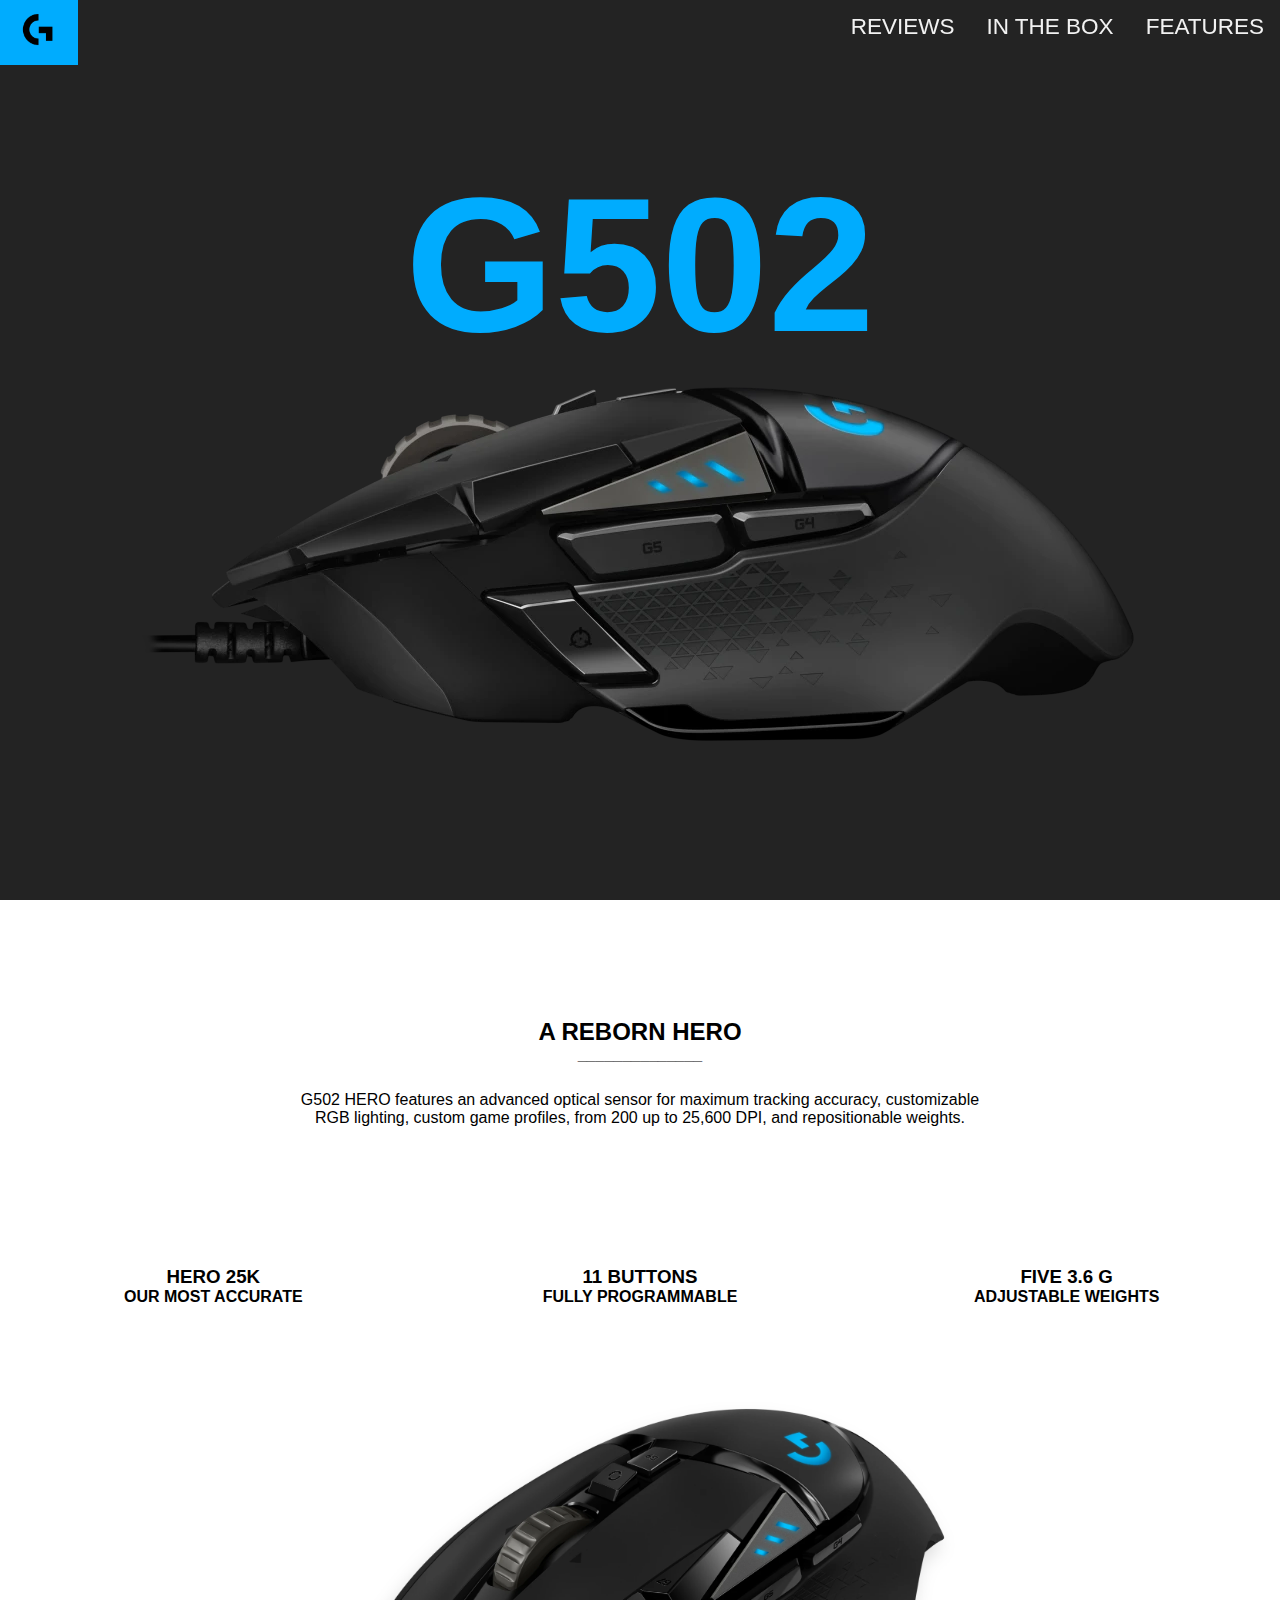
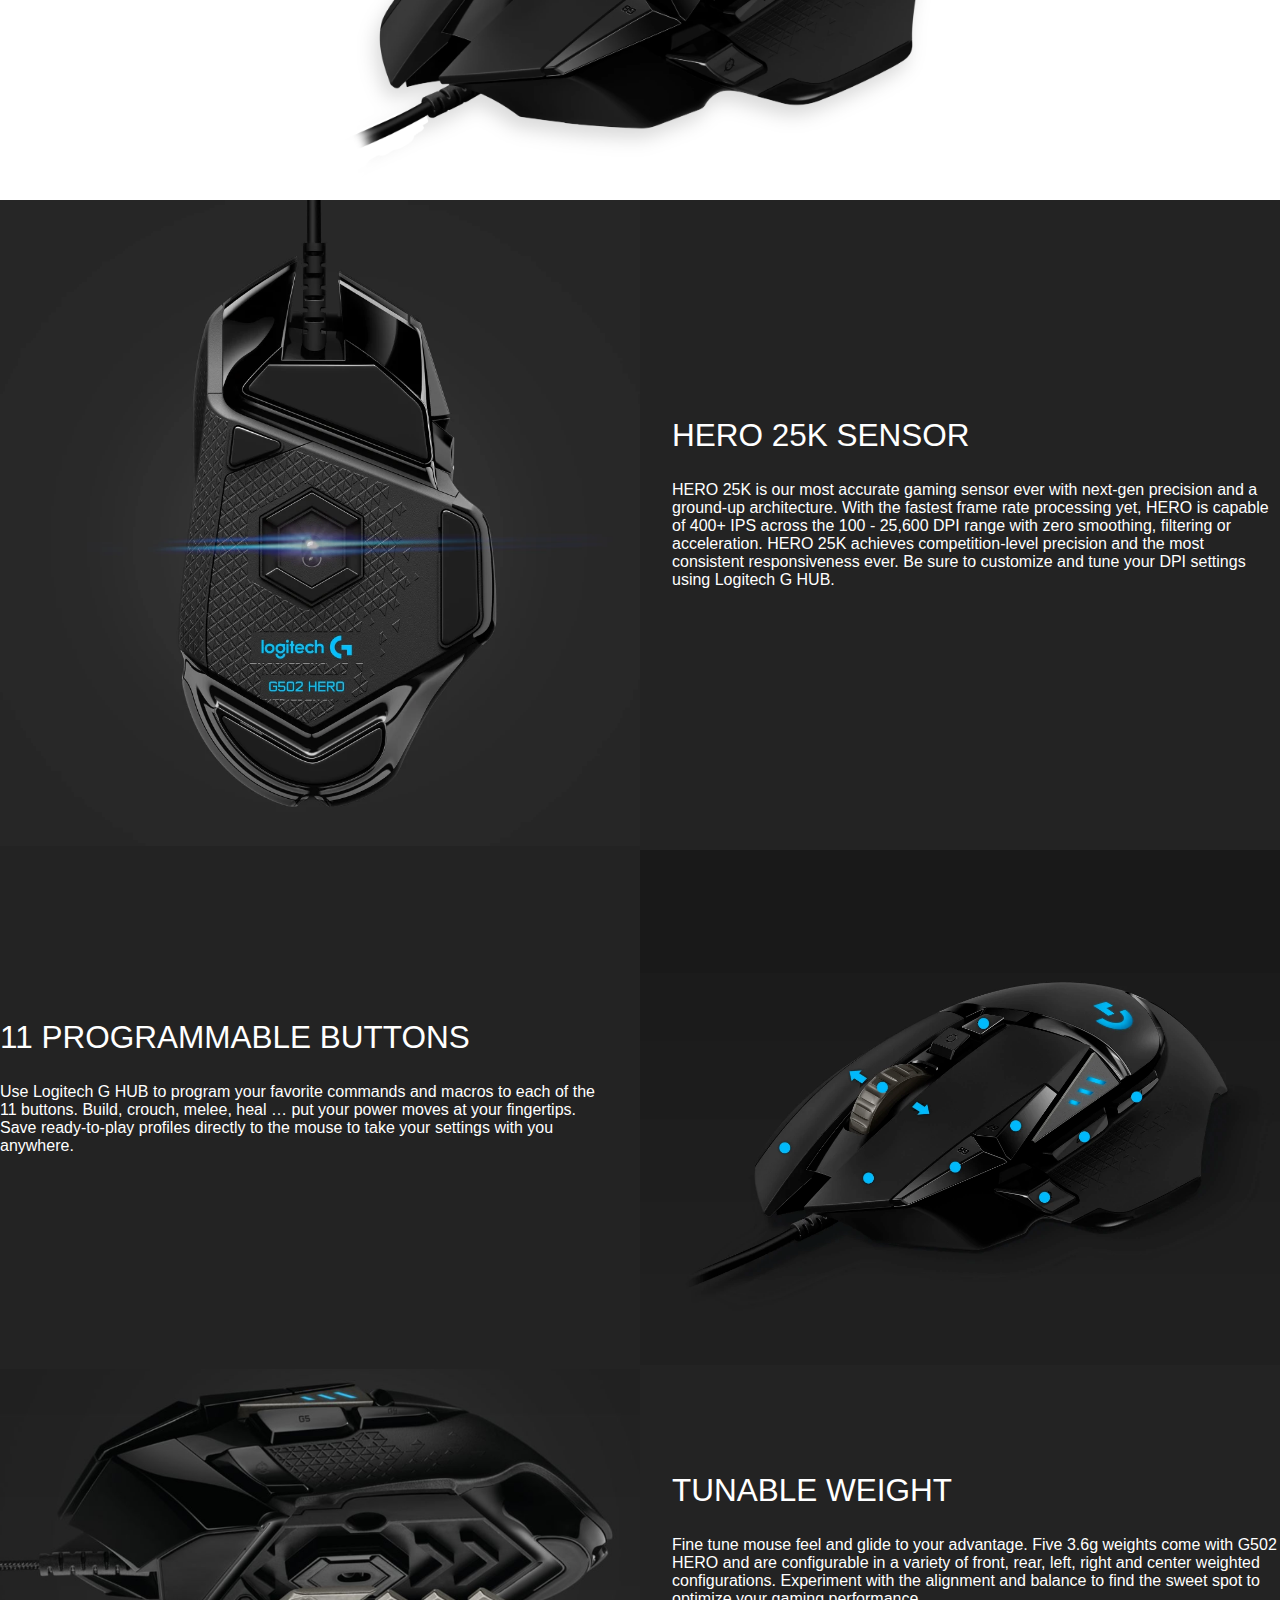
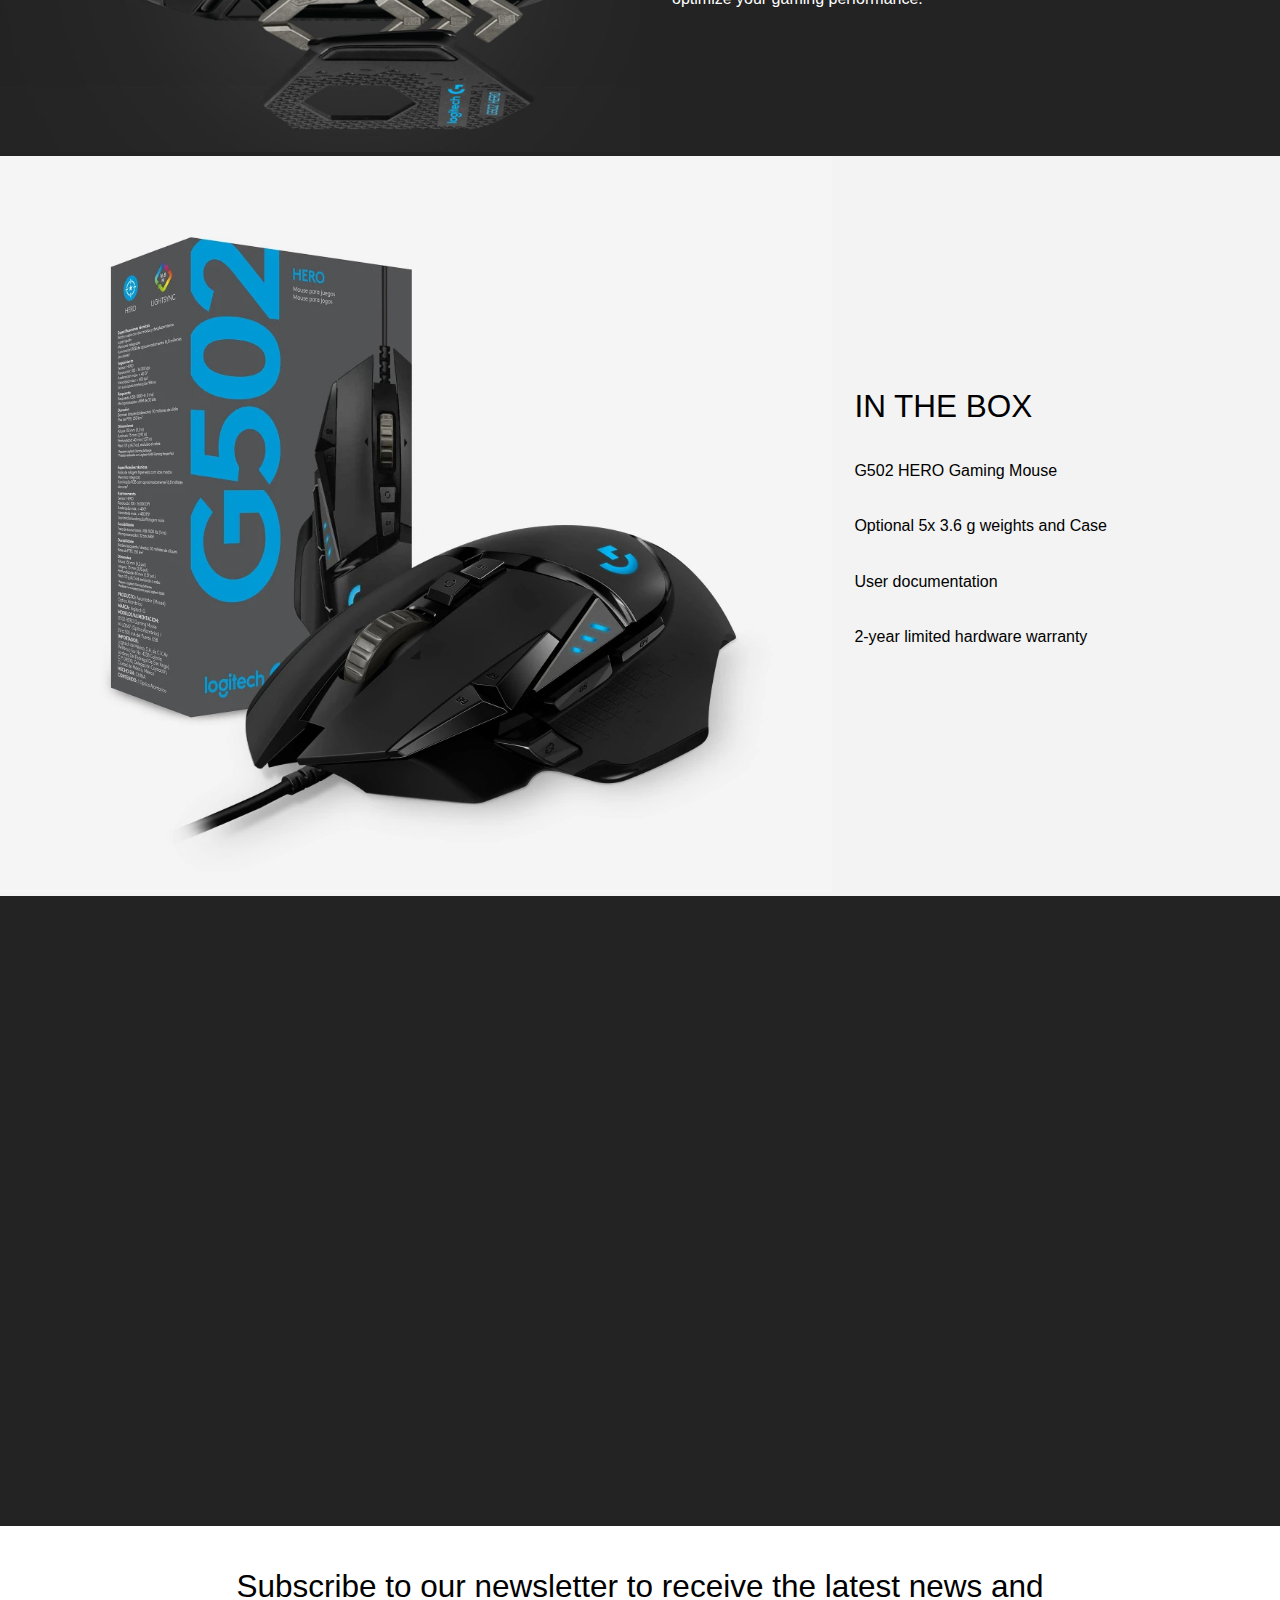
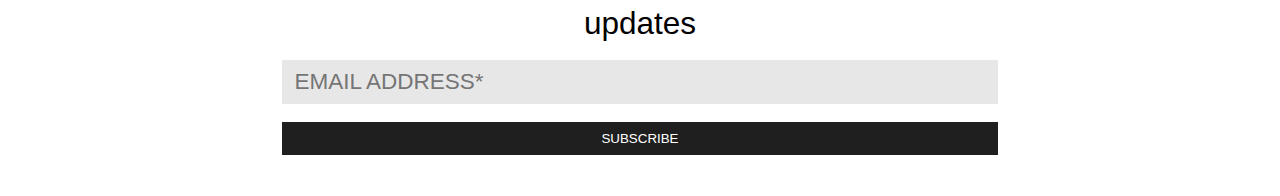
<file: index.html>
<!DOCTYPE html>
<html lang="en">
  <head>
    <meta charset="UTF-8" />
    <meta http-equiv="X-UA-Compatible" content="IE=edge" />
    <meta name="viewport" content="width=device-width, initial-scale=1.0" />
    <title>Logitech G502 HERO</title>
    <link rel="stylesheet" href="./Assets/styles.css" />
    <link
      rel="stylesheet"
      href="https://cdnjs.cloudflare.com/ajax/libs/font-awesome/4.7.0/css/font-awesome.min.css"
    />
    <script type="text/javascript" src="./Assets/script.js" async></script>
  </head>
  <body>
    <div class="top" id="topnav">
      <a href="#" class="active logo nav-link" id="logo"
        ><img id="header-img" src="./Assets/images/Glogo.png"
      /></a>
      <a class="nav-link" href="#features" onclick="myFunction2()">FEATURES</a>
      <a class="nav-link" href="#in-the-box" onclick="myFunction2()"
        >IN THE BOX</a
      >
      <a class="nav-link" href="#review" onclick="myFunction2()">REVIEWS</a>
      <a
        href="javascript:void(0);"
        class="nav-link icon"
        onclick="myFunction()"
      >
        <i class="fa fa-bars"></i>
      </a>
    </div>

    <div id="main">
      <div id="main1">
        <span id="g502"><strong>G502</strong></span>
        <img class="img1" id="main-img" src="./Assets/images/g502.png" />
      </div>
      <div id="main2">
        <div id="top">
          <h2>A REBORN HERO</h2>
          <p><strong>______________</strong></p>
          <div class="blurb">
            G502 HERO features an advanced optical sensor for maximum tracking
            accuracy, customizable RGB lighting, custom game profiles, from 200
            up to 25,600 DPI, and repositionable weights.
          </div>
        </div>
        <div class="sub-main" id="sub1">
          <h3>HERO 25K</h3>
          <h4>OUR MOST ACCURATE</h4>
        </div>
        <div class="sub-main" id="sub2">
          <h3>11 BUTTONS</h3>
          <h4>FULLY PROGRAMMABLE</h4>
        </div>
        <div class="sub-main" id="sub3">
          <h3>FIVE 3.6 G</h3>
          <h4>ADJUSTABLE WEIGHTS</h4>
        </div>
        <div class="sub-main" id="sub4">
          <img class="img1" id="submain" src="./Assets/images/g502-main.png" />
        </div>
      </div>
    </div>
    <div id="features">
      <div class="sub-feature" id="sens">
        <div class="img1" id="sensor-img">
          <img class="img1" id="sensor" src="./Assets/images/sensor.png" />
        </div>
        <div class="sub-blurb">
          <p class="l3">HERO 25K SENSOR</p>
          <div class="blurb2">
            HERO 25K is our most accurate gaming sensor ever with next-gen
            precision and a ground-up architecture. With the fastest frame rate
            processing yet, HERO is capable of 400+ IPS across the 100 - 25,600
            DPI range with zero smoothing, filtering or acceleration. HERO 25K
            achieves competition-level precision and the most consistent
            responsiveness ever. Be sure to customize and tune your DPI settings
            using Logitech G HUB.
          </div>
        </div>
      </div>
      <div class="sub-feature" id="but">
        <div id="button-img">
          <img class="img1" id="butt" src="./Assets/images/buttons.png" />
        </div>
        <div class="sub-blurb2">
          <p class="l3">11 PROGRAMMABLE BUTTONS</p>
          <div class="blurb2">
            Use Logitech G HUB to program your favorite commands and macros to
            each of the 11 buttons. Build, crouch, melee, heal … put your power
            moves at your fingertips. Save ready-to-play profiles directly to
            the mouse to take your settings with you anywhere.
          </div>
        </div>
      </div>
      <div class="sub-feature" id="weigh">
        <div id="weights-img">
          <img class="img1" id="weights" src="./Assets/images/weights.png" />
        </div>
        <div class="sub-blurb">
          <p class="l3">TUNABLE WEIGHT</p>
          <div class="blurb2">
            Fine tune mouse feel and glide to your advantage. Five 3.6g weights
            come with G502 HERO and are configurable in a variety of front,
            rear, left, right and center weighted configurations. Experiment
            with the alignment and balance to find the sweet spot to optimize
            your gaming performance.
          </div>
        </div>
      </div>
    </div>
    <div id="in-the-box">
      <div id="inbox-img">
        <img id="inbox" src="./Assets/images/inbox.png" />
      </div>
      <div class="sub-blurb" id="box-cont">
        <p class="l3">IN THE BOX</p>
        <p class="box-txt">G502 HERO Gaming Mouse</p>
        <p class="box-txt">Optional 5x 3.6 g weights and Case</p>
        <p class="box-txt">User documentation</p>
        <p class="box-txt">2-year limited hardware warranty</p>
      </div>
    </div>
    <div id="review">
      <div class="iframe-container">
        <iframe
          src="https://www.youtube.com/embed/Iek-UH9ZWUw?controls=0"
          title="YouTube video player"
          frameborder="0"
          allow="accelerometer; autoplay; clipboard-write; encrypted-media; gyroscope; picture-in-picture"
          allowfullscreen
        ></iframe>
      </div>
    </div>
    <div id="contact">
      <form id="survey-form" action="./success.html#contact" method="get">
        <div class="form-elems">
          <p class="l3">
            Subscribe to our newsletter to receive the latest news and updates
          </p>
          <div class="form-elem" id="newsletter">
            <label class="email" id="email-label"></label>
            <input
              type="email"
              name="email"
              id="email"
              class="about-input"
              placeholder="EMAIL ADDRESS*"
              size="20"
              required
            />
          </div>
          <div class="form-elem" id="submit">
            <input
              id="thebutton"
              type="submit"
              name="button"
              value="SUBSCRIBE"
              size="20"
            />
          </div>
        </div>
      </form>
    </div>
  </body>
</html>
</file>
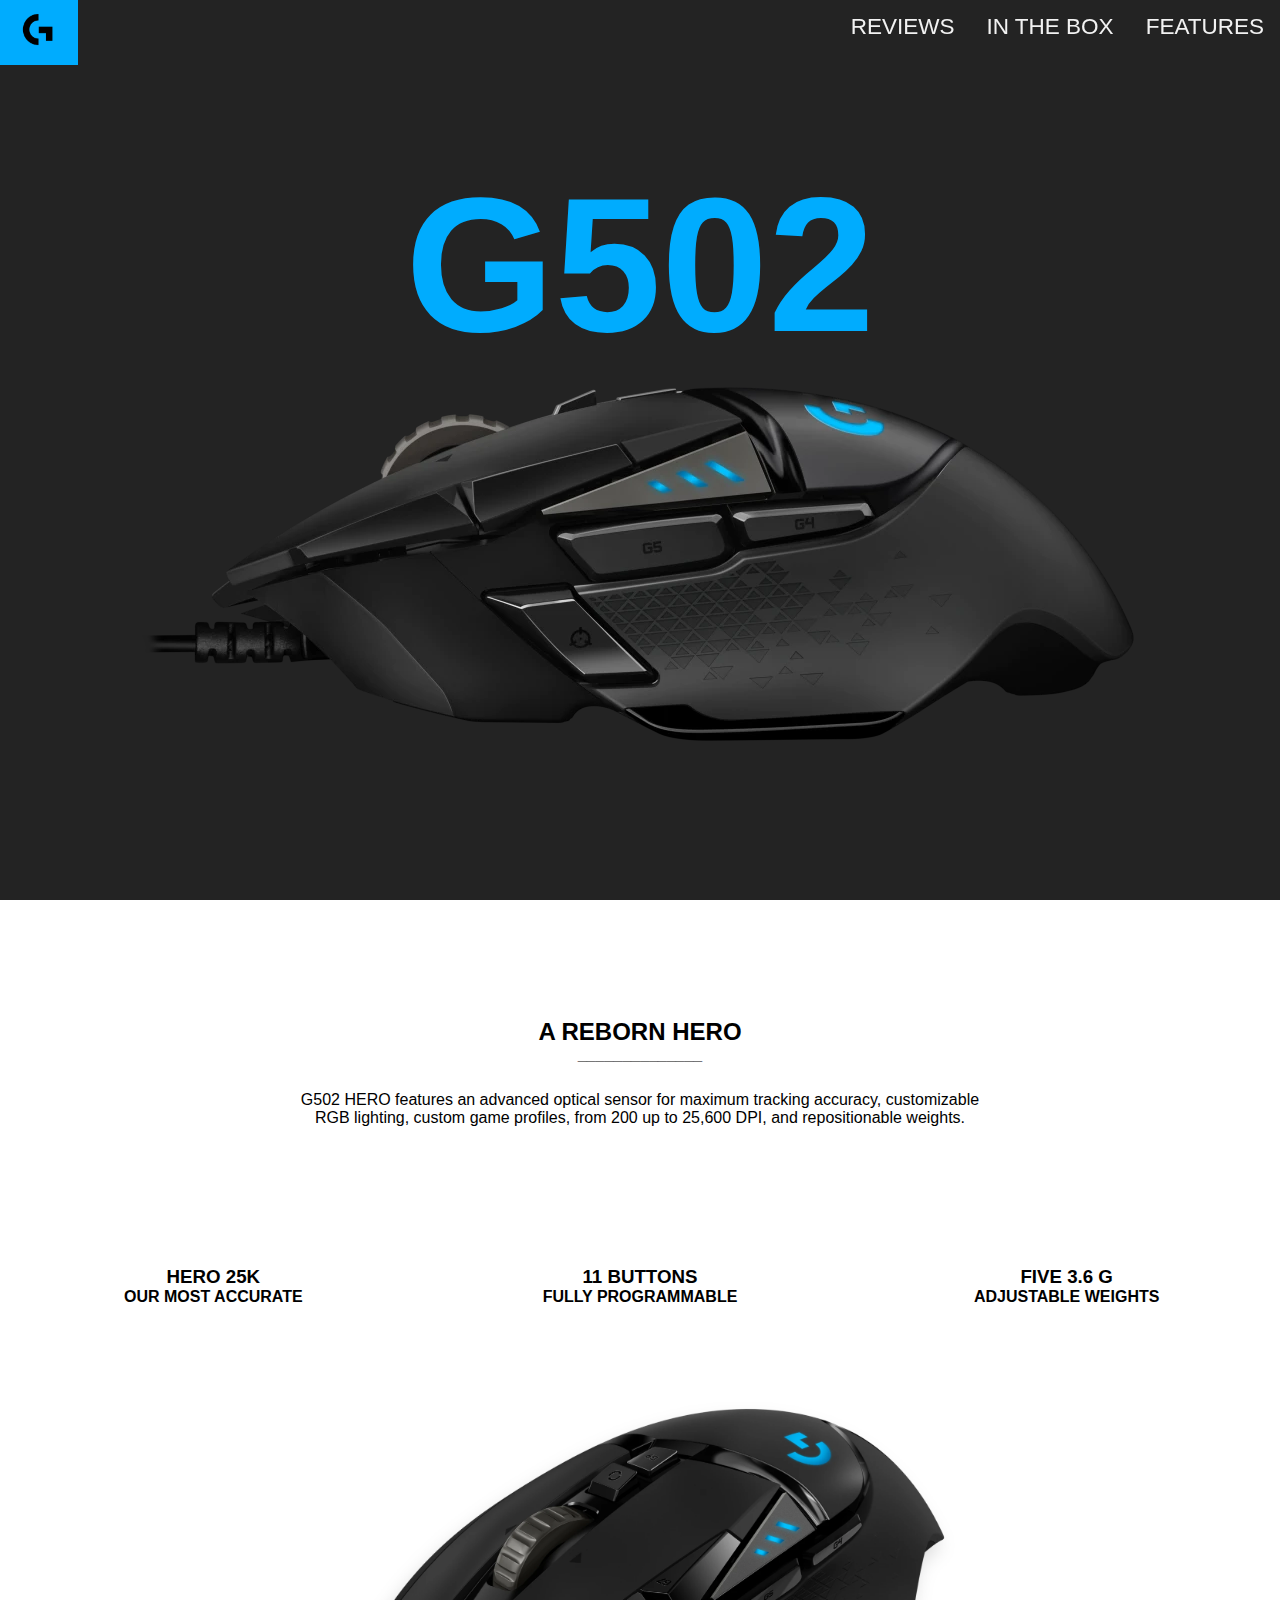
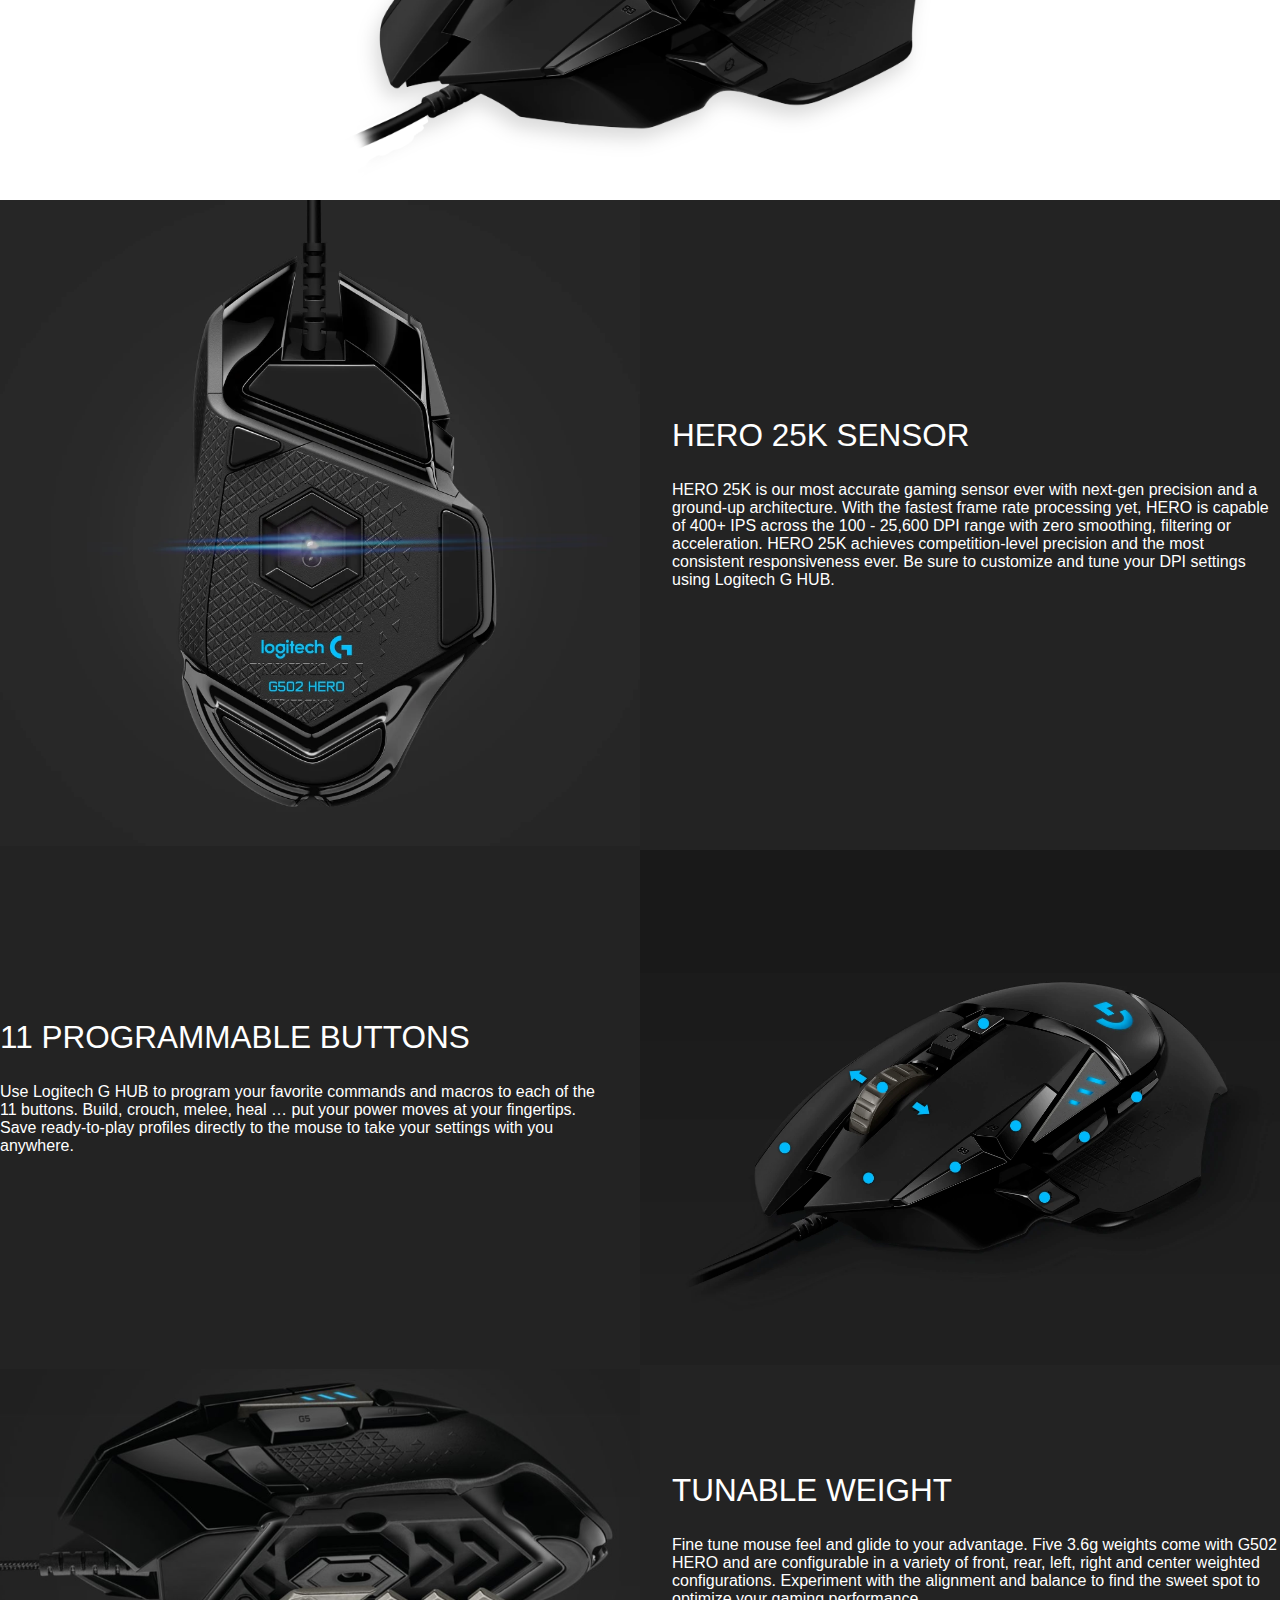
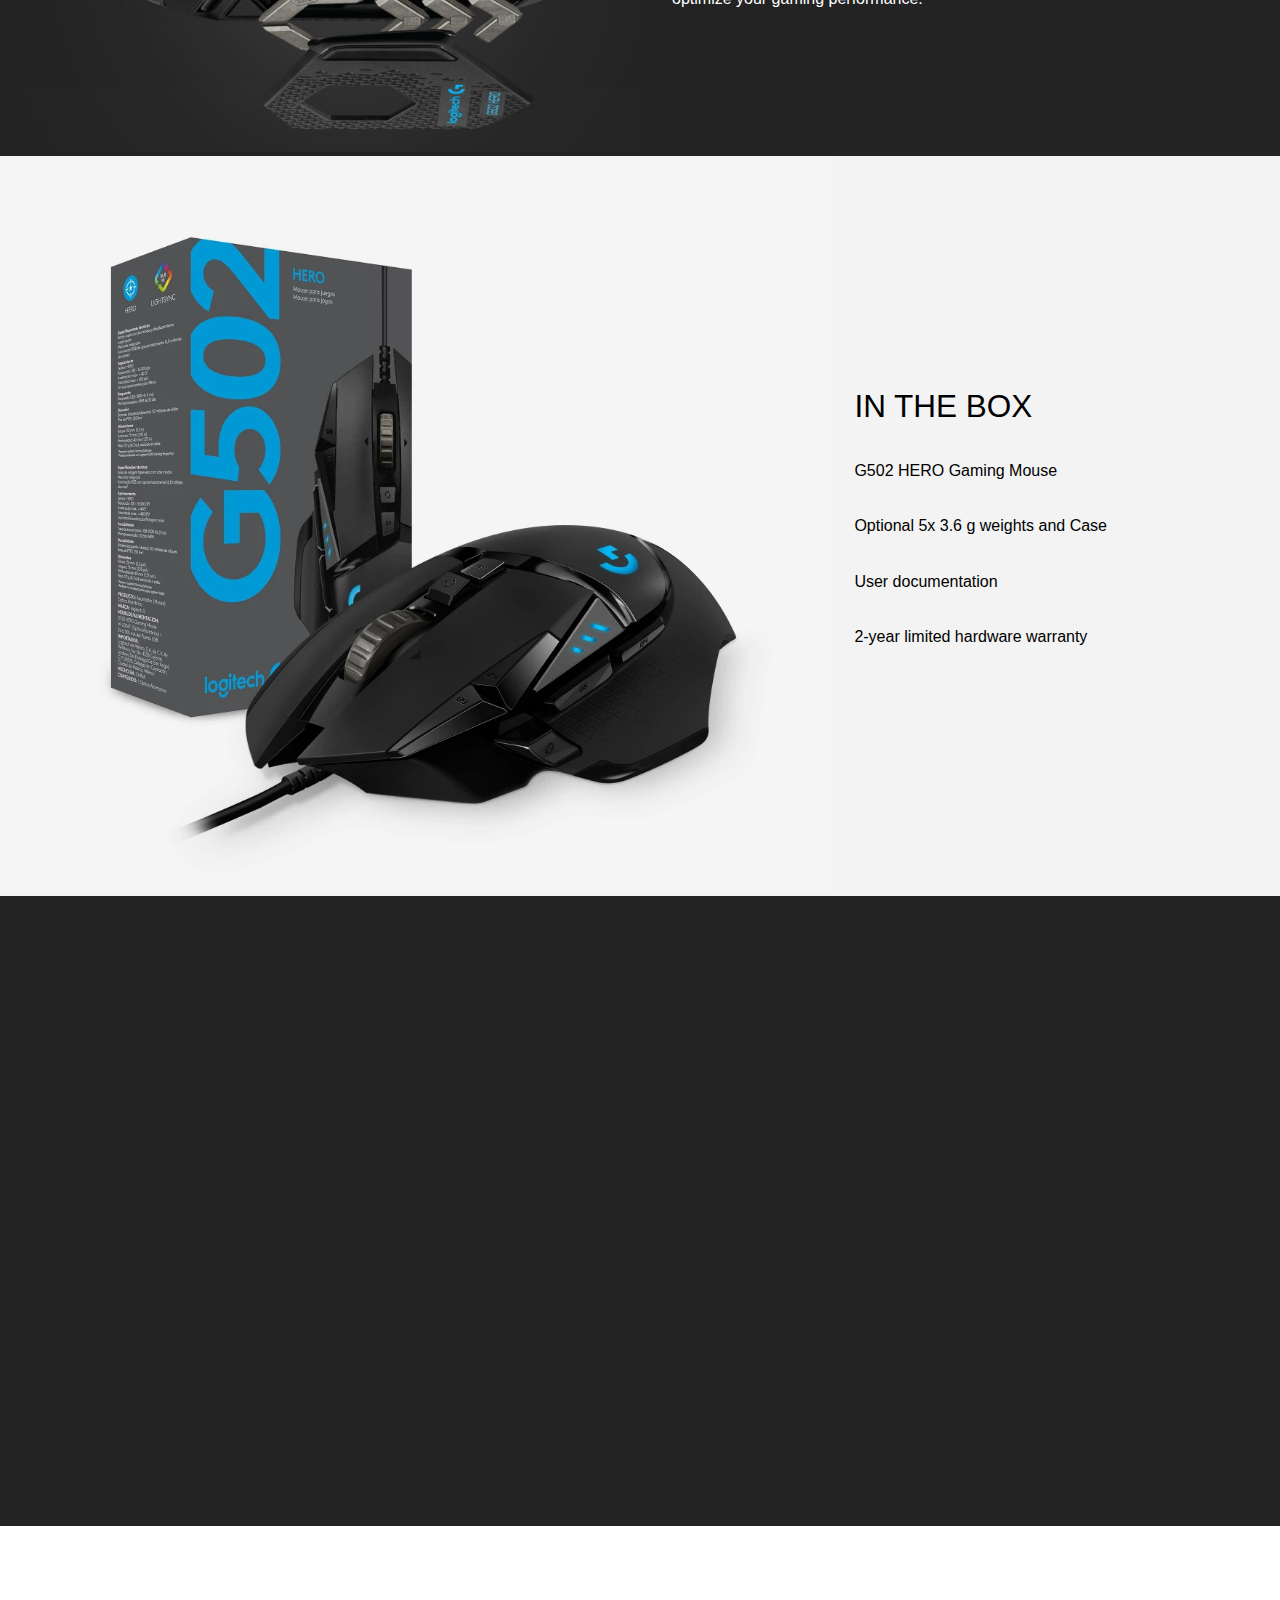
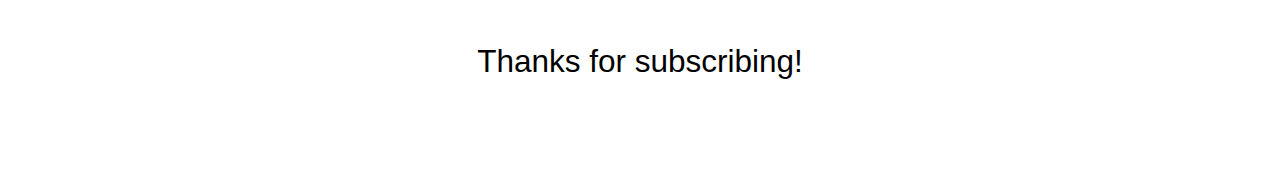
<file: success.html>
<!DOCTYPE html>
<html lang="en">
  <head>
    <meta charset="UTF-8" />
    <meta http-equiv="X-UA-Compatible" content="IE=edge" />
    <meta name="viewport" content="width=device-width, initial-scale=1.0" />
    <title>Logitech G502 HERO</title>
    <link rel="stylesheet" href="./Assets/styles.css" />
    <link
      rel="stylesheet"
      href="https://cdnjs.cloudflare.com/ajax/libs/font-awesome/4.7.0/css/font-awesome.min.css"
    />
    <script type="text/javascript" src="./Assets/script.js" async></script>
  </head>
  <body>
    <div class="top" id="topnav">
      <a href="./index.html#" class="active logo nav-link" id="logo"
        ><img id="header-img" src="./Assets/images/Glogo.png"
      /></a>
      <a class="nav-link" href="#features" onclick="myFunction2()">FEATURES</a>
      <a class="nav-link" href="#in-the-box" onclick="myFunction2()"
        >IN THE BOX</a
      >
      <a class="nav-link" href="#review" onclick="myFunction2()">REVIEWS</a>
      <a
        href="javascript:void(0);"
        class="nav-link icon"
        onclick="myFunction()"
      >
        <i class="fa fa-bars"></i>
      </a>
    </div>

    <div id="main">
      <div id="main1">
        <span id="g502"><strong>G502</strong></span>
        <img class="img1" id="main-img" src="./Assets/images/g502.png" />
      </div>
      <div id="main2">
        <div id="top">
          <h2>A REBORN HERO</h2>
          <p><strong>______________</strong></p>
          <div class="blurb">
            G502 HERO features an advanced optical sensor for maximum tracking
            accuracy, customizable RGB lighting, custom game profiles, from 200
            up to 25,600 DPI, and repositionable weights.
          </div>
        </div>
        <div class="sub-main" id="sub1">
          <h3>HERO 25K</h3>
          <h4>OUR MOST ACCURATE</h4>
        </div>
        <div class="sub-main" id="sub2">
          <h3>11 BUTTONS</h3>
          <h4>FULLY PROGRAMMABLE</h4>
        </div>
        <div class="sub-main" id="sub3">
          <h3>FIVE 3.6 G</h3>
          <h4>ADJUSTABLE WEIGHTS</h4>
        </div>
        <div class="sub-main" id="sub4">
          <img class="img1" id="submain" src="./Assets/images/g502-main.png" />
        </div>
      </div>
    </div>
    <div id="features">
      <div class="sub-feature" id="sens">
        <div class="img1" id="sensor-img">
          <img class="img1" id="sensor" src="./Assets/images/sensor.png" />
        </div>
        <div class="sub-blurb">
          <p class="l3">HERO 25K SENSOR</p>
          <div class="blurb2">
            HERO 25K is our most accurate gaming sensor ever with next-gen
            precision and a ground-up architecture. With the fastest frame rate
            processing yet, HERO is capable of 400+ IPS across the 100 - 25,600
            DPI range with zero smoothing, filtering or acceleration. HERO 25K
            achieves competition-level precision and the most consistent
            responsiveness ever. Be sure to customize and tune your DPI settings
            using Logitech G HUB.
          </div>
        </div>
      </div>
      <div class="sub-feature" id="but">
        <div id="button-img">
          <img class="img1" id="butt" src="./Assets/images/buttons.png" />
        </div>
        <div class="sub-blurb2">
          <p class="l3">11 PROGRAMMABLE BUTTONS</p>
          <div class="blurb2">
            Use Logitech G HUB to program your favorite commands and macros to
            each of the 11 buttons. Build, crouch, melee, heal … put your power
            moves at your fingertips. Save ready-to-play profiles directly to
            the mouse to take your settings with you anywhere.
          </div>
        </div>
      </div>
      <div class="sub-feature" id="weigh">
        <div id="weights-img">
          <img class="img1" id="weights" src="./Assets/images/weights.png" />
        </div>
        <div class="sub-blurb">
          <p class="l3">TUNABLE WEIGHT</p>
          <div class="blurb2">
            Fine tune mouse feel and glide to your advantage. Five 3.6g weights
            come with G502 HERO and are configurable in a variety of front,
            rear, left, right and center weighted configurations. Experiment
            with the alignment and balance to find the sweet spot to optimize
            your gaming performance.
          </div>
        </div>
      </div>
    </div>
    <div id="in-the-box">
      <div id="inbox-img">
        <img id="inbox" src="./Assets/images/inbox.png" />
      </div>
      <div class="sub-blurb" id="box-cont">
        <p class="l3">IN THE BOX</p>
        <p class="box-txt">G502 HERO Gaming Mouse</p>
        <p class="box-txt">Optional 5x 3.6 g weights and Case</p>
        <p class="box-txt">User documentation</p>
        <p class="box-txt">2-year limited hardware warranty</p>
      </div>
    </div>
    <div id="review">
      <div class="iframe-container">
      <iframe
        src="https://www.youtube.com/embed/Iek-UH9ZWUw?controls=0"
        title="YouTube video player"
        frameborder="0"
        allow="accelerometer; autoplay; clipboard-write; encrypted-media; gyroscope; picture-in-picture"
        allowfullscreen
      ></iframe>
      </div>
    </div>
    <div id="contact">
      
        <div class="form-elems">
          <p class="l3">
            Thanks for subscribing!
          </p>
          
        </div>
      </form>
    </div>
  </body>
</html>
</file>
<file: Assets/styles.css>
.top {
  overflow: hidden;
  background-color: rgba(35, 35, 35, 0.9);
  position: fixed;
  width: 100%;
}

.top .nav-link.logo {
  float: left;
  display: block;
  padding: 0;
}

.top .nav-link {
  float: left;
  display: block;
  color: #f2f2f2;
  text-align: center;
  padding: 10px 16px;
  text-decoration: none;
  font-size: 2.5vh;
}

.top .nav-link.icon {
  font-size: 3vh;
}

.top .nav-link:hover {
  background-color: #ddd;
  color: black;
}

.top .nav-link.active {
  background-color: #00acfe;
}

.top .nav-link.icon {
  display: none;
}

@media screen and (min-width: 601px) {
  .top .nav-link {
    float: right;
    display: block;
    color: #f2f2f2;
    text-align: center;
    padding: 14px 16px;
    text-decoration: none;
    font-size: 2.5vh;
  }
}
@media screen and (max-width: 600px) {
  .top .nav-link:not(:first-child) {
    display: none;
  }

  .top .nav-link.icon {
    float: right;
    display: block;
  }
}
@media screen and (max-width: 600px) {
  .top.responsive {
    position: fixed;
  }

  .top.responsive .icon {
    position: absolute;
    right: 0;
    top: 0;
  }

  .top.responsive .nav-link,
.top.responsive .logo {
    float: none;
    display: block;
    text-align: left;
  }
}
.header-items {
  display: flex;
  justify-content: center;
  align-items: center;
  height: 6vw;
}

#header-img {
  height: 6.5vh;
  width: auto;
}

html {
  box-sizing: border-box;
}

*,
*::before,
*::after {
  margin: 0;
  padding: 0;
  box-sizing: inherit;
}

body {
  font-family: "Gill Sans", "Gill Sans MT", Calibri, "Trebuchet MS", sans-serif;
}

#main2 {
  height: 100vw;
}

@media screen and (min-width: 601px) {
  #main2 {
    padding-top: 44px;
    height: 100vh;
    width: 100%;
    display: grid;
    grid-template-columns: repeat(3, 1fr);
    grid-template-rows: 30% 20% 50%;
    grid-template-areas: "header header header" "sub1 sub2 sub3" "sub4 sub4 sub4";
    place-items: center;
  }

  #top {
    grid-area: header;
    text-align: center;
  }

  #sub1 {
    grid-area: sub1;
  }

  #sub2 {
    grid-area: sub2;
  }

  #sub3 {
    grid-area: sub3;
  }

  #sub4 {
    grid-area: sub4;
    height: 100%;
  }
}
@media screen and (max-width: 600px) {
  #main2 {
    display: flex;
    justify-content: space-around;
    align-items: center;
    flex-direction: column;
    width: 100vw;
    height: 100vh;
  }
  #main2 #top {
    display: flex;
    justify-content: center;
    align-items: center;
    flex-direction: column;
    margin-top: 1vh;
  }
}
#main {
  display: flex;
  justify-content: center;
  align-items: center;
  flex-direction: column;
  width: 100%;
}
#main #main1 {
  display: flex;
  justify-content: center;
  align-items: center;
  flex-direction: column;
  background-color: #232323;
  width: 100%;
  height: 100vh;
}
#main #main1 #main-img {
  max-width: 100vw;
}
#main #g502 {
  font-family: -apple-system, BlinkMacSystemFont, "Segoe UI", Roboto, Oxygen, Ubuntu, Cantarell, "Open Sans", "Helvetica Neue", sans-serif;
  font-size: 15vw;
  color: #00acfe;
  margin-left: auto;
  margin-right: auto;
}

.blurb {
  max-width: 55vw;
  text-align: center;
  margin-top: 3vh;
}

.blurb2 {
  max-width: 70vw;
  text-align: left;
  margin-top: 3vh;
  margin-bottom: 5vh;
}

img#submain {
  max-width: 60vw;
  height: 100%;
}

.sub-main {
  display: flex;
  justify-content: space-around;
  align-items: center;
  flex-direction: column;
}

.img1 {
  max-width: 100%;
  height: auto;
}

@media screen and (max-width: 820px) {
  .sub-feature {
    display: flex;
    justify-content: space-around;
    align-items: center;
    flex-direction: column;
    background-color: #232323;
    color: white;
  }
}
@media screen and (min-width: 821px) {
  .sub-feature {
    display: grid;
    grid-template-columns: 50% 50%;
    background-color: #232323;
    color: white;
  }

  .sub-blurb2 {
    grid-area: sub-blurb;
    align-self: center;
    padding-right: 5%;
  }

  .sub-blurb {
    align-self: center;
    padding-left: 5%;
  }

  #button-img {
    grid-area: button-img;
  }

  #but {
    grid-template-areas: "sub-blurb button-img";
    place-items: center;
  }
}
@media screen and (max-width: 820px) {
  .sub-blurb,
.sub-blurb2 {
    display: flex;
    justify-content: center;
    align-items: flex-start;
    flex-direction: column;
    padding-top: 3vh;
  }

  #inbox {
    width: 100%;
  }
}
p.l3 {
  max-width: 70vw;
  font-size: 3.5vh;
}

#sens,
#but,
#weigh {
  height: 100%;
}

#inbox {
  width: 100%;
}

@media screen and (max-width: 600px) {
  #in-the-box {
    display: flex;
    justify-content: space-around;
    align-items: center;
    flex-direction: column;
    background-color: #f3f3f3;
    height: 100vh;
    padding-top: 44px;
  }
}
@media screen and (min-width: 601px) {
  #in-the-box {
    display: grid;
    grid-template-columns: 65% 35%;
    background-color: #f3f3f3;
  }

  #box-cont {
    align-self: center;
  }
}
#box-cont {
  display: flex;
  justify-content: space-around;
  align-items: flex-start;
  flex-direction: column;
  height: 40%;
  max-width: 70vw;
  text-align: left;
  margin-top: 3vh;
  margin-bottom: 5vh;
}

#review {
  padding-top: 44px;
  display: flex;
  justify-content: space-around;
  align-items: center;
  flex-direction: column;
  text-align: center;
  background-color: #232323;
  color: white;
  width: 100vw;
  height: 70vh;
}
#review #sub-rev {
  width: 70vw;
}

.rev {
  text-align: left;
  max-width: 70vw;
  font-size: 3.5vh;
}

#contact {
  display: flex;
  justify-content: space-around;
  align-items: center;
  flex-direction: column;
  text-align: center;
  height: 30vh;
}

.iframe-container {
  position: relative;
  width: 100%;
  padding-bottom: 56.25%;
  height: 0;
}

.iframe-container iframe {
  position: absolute;
  top: 0;
  left: 0;
  width: 100%;
  height: 100%;
}

.form-elems {
  display: grid;
  grid-template-rows: repeat(3 1fr);
  gap: 2vh;
}

input#email {
  background-color: rgb(231, 231, 231);
  font-size: 2.5vh;
  color: #232323;
  border: none;
  width: 80%;
  padding: 1vh 1vw;
}

input#thebutton {
  background-color: rgb(31, 31, 31);
  color: white;
  border: none;
  width: 80%;
  padding-top: 1vh;
  padding-bottom: 1vh;
}/*# sourceMappingURL=styles.css.map */
</file>
